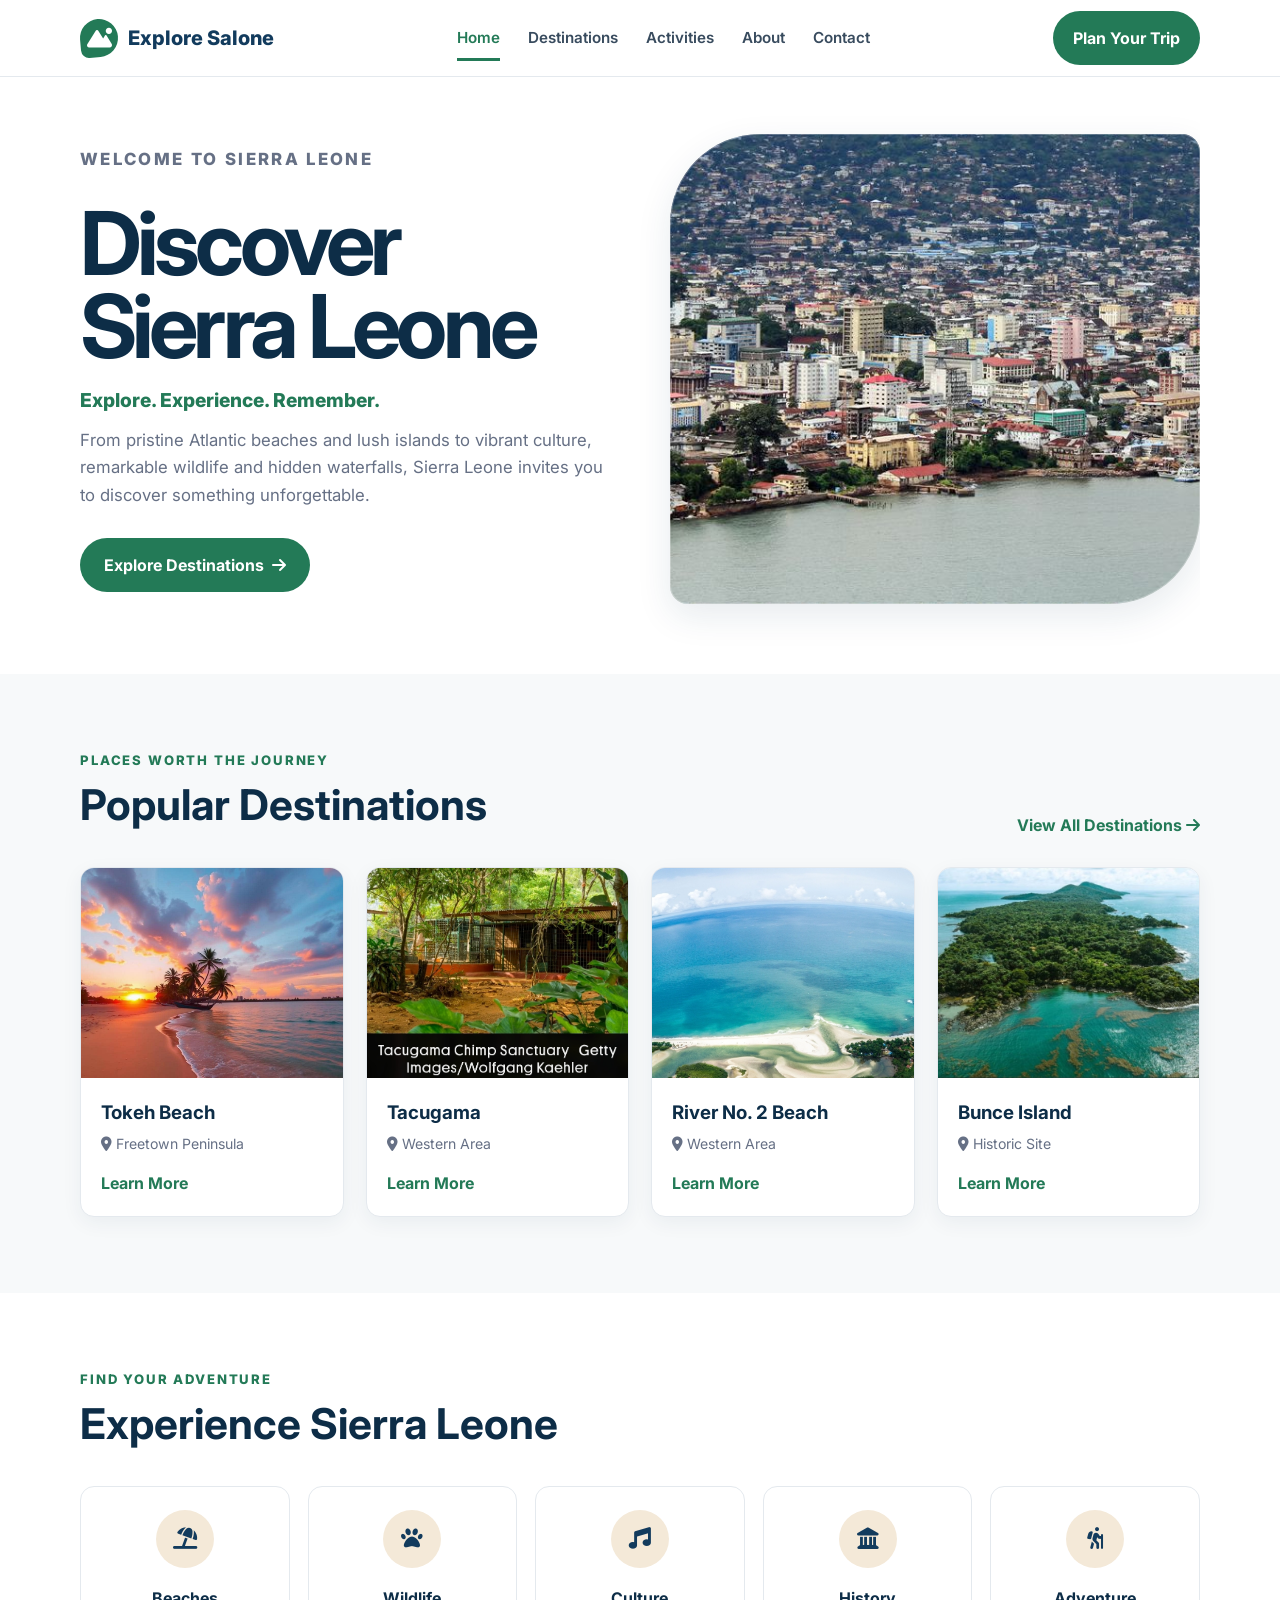
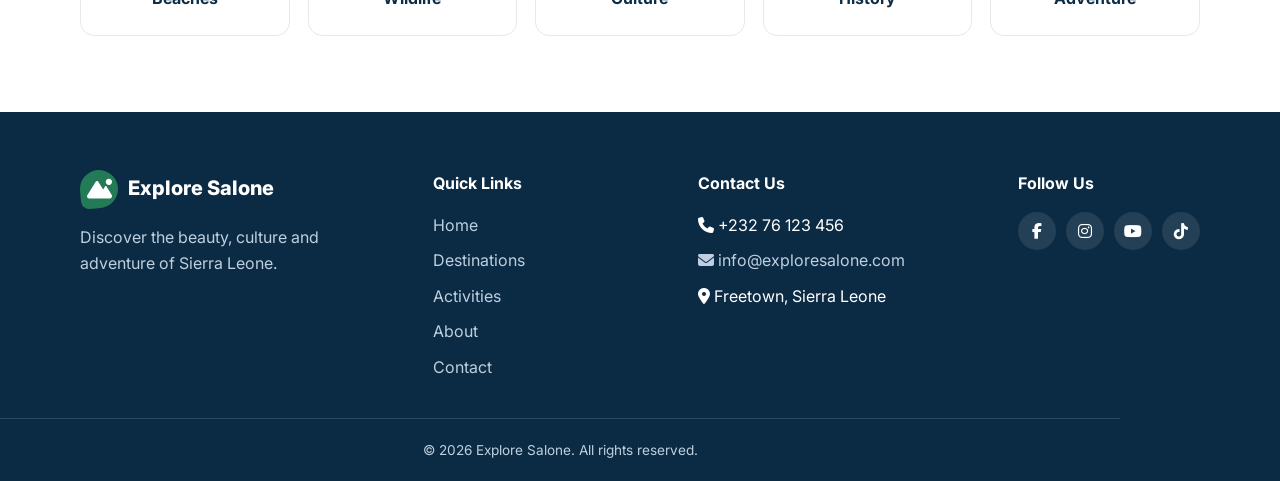
<file: index.html>
<!doctype html>
<html lang="en">
<head>
  <meta charset="utf-8">
  <meta name="viewport" content="width=device-width, initial-scale=1">
  <title>Explore Salone | Discover Sierra Leone</title>
  <meta name="description" content="Discover Sierra Leone's beaches, islands, wildlife, culture and adventure with Explore Salone.">
  <link rel="stylesheet" href="https://cdnjs.cloudflare.com/ajax/libs/font-awesome/6.5.2/css/all.min.css">
  <link rel="stylesheet" href="css/style.css">
  <script src="js/script.js" defer></script>
</head>
<body>
  <header class="site-header">
    <nav class="navbar container" aria-label="Main navigation">
      <a class="logo" href="index.html" aria-label="Explore Salone home"><span class="logo-mark"><i class="fa-solid fa-mountain-sun"></i></span>Explore Salone</a>
      <button class="menu-toggle" type="button" aria-expanded="false" aria-controls="primary-navigation" aria-label="Open navigation menu"><i class="fa-solid fa-bars"></i></button>
      <div class="nav-links" id="primary-navigation">
        <a class="nav-link" href="index.html">Home</a>
        <a class="nav-link" href="destinations.html">Destinations</a>
        <a class="nav-link" href="activities.html">Activities</a>
        <a class="nav-link" href="about.html">About</a>
        <a class="nav-link" href="contact.html">Contact</a>
      </div>
      <a class="btn btn-primary nav-cta" href="contact.html">Plan Your Trip</a>
    </nav>
  </header>

  <main>
    <section class="hero container">
      <div class="hero-copy reveal">
        <p class="eyebrow">Welcome to Sierra Leone</p>
        <h1>Discover Sierra Leone</h1>
        <p class="hero-tagline">Explore. Experience. Remember.</p>
        <p>From pristine Atlantic beaches and lush islands to vibrant culture, remarkable wildlife and hidden waterfalls, Sierra Leone invites you to discover something unforgettable.</p>
        <a class="btn btn-primary" href="destinations.html">Explore Destinations <i class="fa-solid fa-arrow-right"></i></a>
      </div>
      <div class="hero-image reveal">
        <img src="images/PM.jpeg" alt="Activity image">
      </div>
    </section>

    <section class="section section-soft" aria-labelledby="popular-heading">
      <div class="container">
        <div class="section-heading-row reveal">
          <div><p class="eyebrow">Places worth the journey</p><h2 class="section-title" id="popular-heading">Popular Destinations</h2></div>
          <a class="text-link" href="destinations.html">View All Destinations <i class="fa-solid fa-arrow-right"></i></a>
        </div>
        <div class="card-grid">
          <article class="destination-card reveal"><div class="destination-card-image"><img src="images/Toh.jpeg" alt="Activity image"></div><div class="card-body"><h3>Tokeh Beach</h3><p class="card-location"><i class="fa-solid fa-location-dot"></i> Freetown Peninsula</p><a class="text-link" href="destinations.html#tokeh">Learn More</a></div></article>
          <article class="destination-card reveal"><div class="destination-card-image"><img src="images/y.jpeg" alt="Activity image"></div><div class="card-body"><h3>Tacugama</h3><p class="card-location"><i class="fa-solid fa-location-dot"></i> Western Area</p><a class="text-link" href="destinations.html#bureh">Learn More</a></div></article>
          <article class="destination-card reveal"><div class="destination-card-image"><img src="images/n.jpeg" alt="Activity image"></div><div class="card-body"><h3>River No. 2 Beach</h3><p class="card-location"><i class="fa-solid fa-location-dot"></i> Western Area</p><a class="text-link" href="destinations.html#river-two">Learn More</a></div></article>
          <article class="destination-card reveal"><div class="destination-card-image"><img src="images/r.jpeg" alt="Activity image"></div><div class="card-body"><h3>Bunce Island</h3><p class="card-location"><i class="fa-solid fa-location-dot"></i> Historic Site</p><a class="text-link" href="destinations.html#bunce">Learn More</a></div></article>
        </div>
      </div>
    </section>

    <section class="section" aria-labelledby="experience-heading">
      <div class="container">
        <div class="section-heading-row reveal"><div><p class="eyebrow">Find your adventure</p><h2 class="section-title" id="experience-heading">Experience Sierra Leone</h2></div></div>
        <div class="experience-grid">
          <a class="experience-item reveal" href="activities.html"><span class="experience-icon"><i class="fa-solid fa-umbrella-beach"></i></span><strong>Beaches</strong></a>
          <a class="experience-item reveal" href="activities.html"><span class="experience-icon"><i class="fa-solid fa-paw"></i></span><strong>Wildlife</strong></a>
          <a class="experience-item reveal" href="activities.html"><span class="experience-icon"><i class="fa-solid fa-music"></i></span><strong>Culture</strong></a>
          <a class="experience-item reveal" href="activities.html"><span class="experience-icon"><i class="fa-solid fa-landmark"></i></span><strong>History</strong></a>
          <a class="experience-item reveal" href="activities.html"><span class="experience-icon"><i class="fa-solid fa-person-hiking"></i></span><strong>Adventure</strong></a>
        </div>
      </div>
    </section>
  </main>

  <footer class="site-footer">
    <div class="container footer-grid">
      <div class="footer-column"><a class="logo" href="index.html" style="color:white"><span class="logo-mark"><i class="fa-solid fa-mountain-sun"></i></span>Explore Salone</a><p>Discover the beauty, culture and adventure of Sierra Leone.</p></div>
      <div class="footer-column"><h3>Quick Links</h3><div class="footer-links"><a href="index.html">Home</a><a href="destinations.html">Destinations</a><a href="activities.html">Activities</a><a href="about.html">About</a><a href="contact.html">Contact</a></div></div>
      <div class="footer-column"><h3>Contact Us</h3><div class="footer-links"><span><i class="fa-solid fa-phone"></i> +232 76 123 456</span><a href="mailto:info@exploresalone.com"><i class="fa-solid fa-envelope"></i> info@exploresalone.com</a><span><i class="fa-solid fa-location-dot"></i> Freetown, Sierra Leone</span></div></div>
      <div class="footer-column"><h3>Follow Us</h3><div class="social-links"><a href="#" aria-label="Facebook"><i class="fa-brands fa-facebook-f"></i></a><a href="#" aria-label="Instagram"><i class="fa-brands fa-instagram"></i></a><a href="#" aria-label="YouTube"><i class="fa-brands fa-youtube"></i></a><a href="#" aria-label="TikTok"><i class="fa-brands fa-tiktok"></i></a></div></div>
    </div>
    <p class="copyright container">© 2026 Explore Salone. All rights reserved.</p>
  </footer>
</body>
</html>
</file>
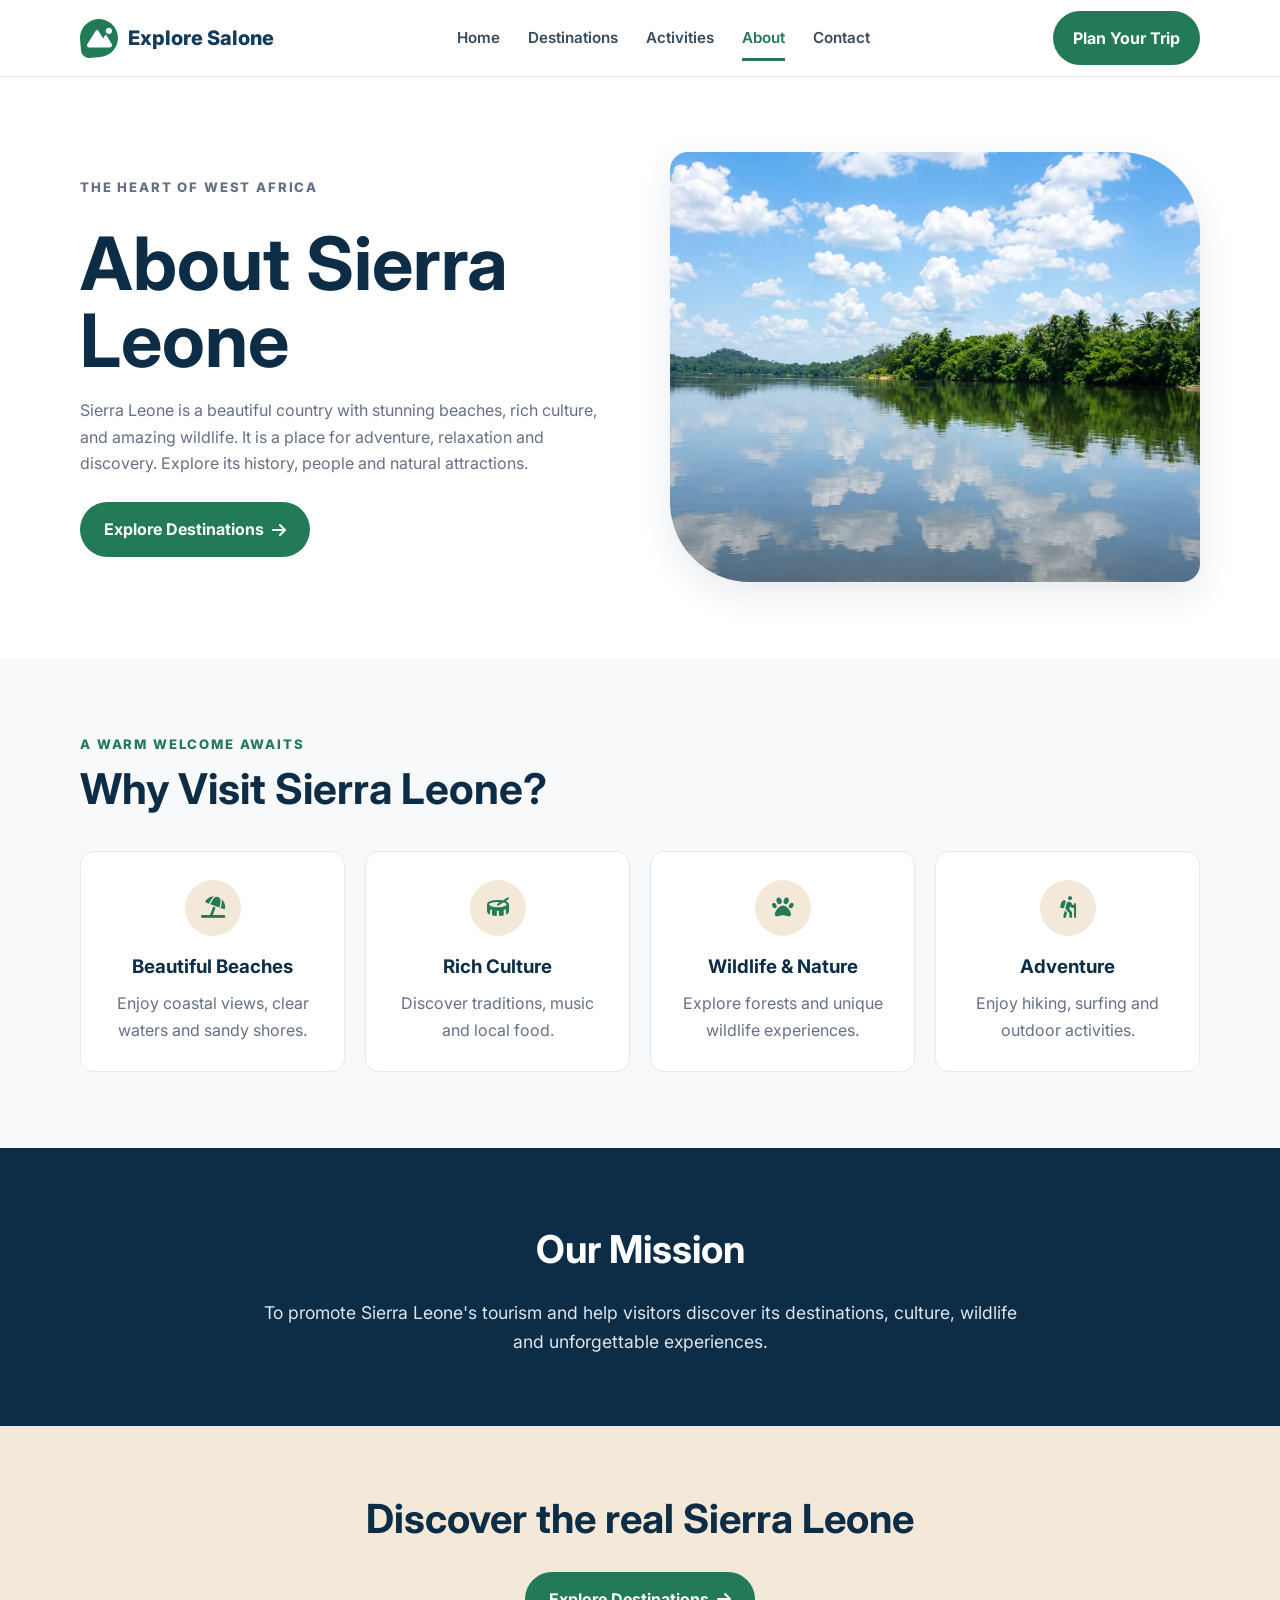
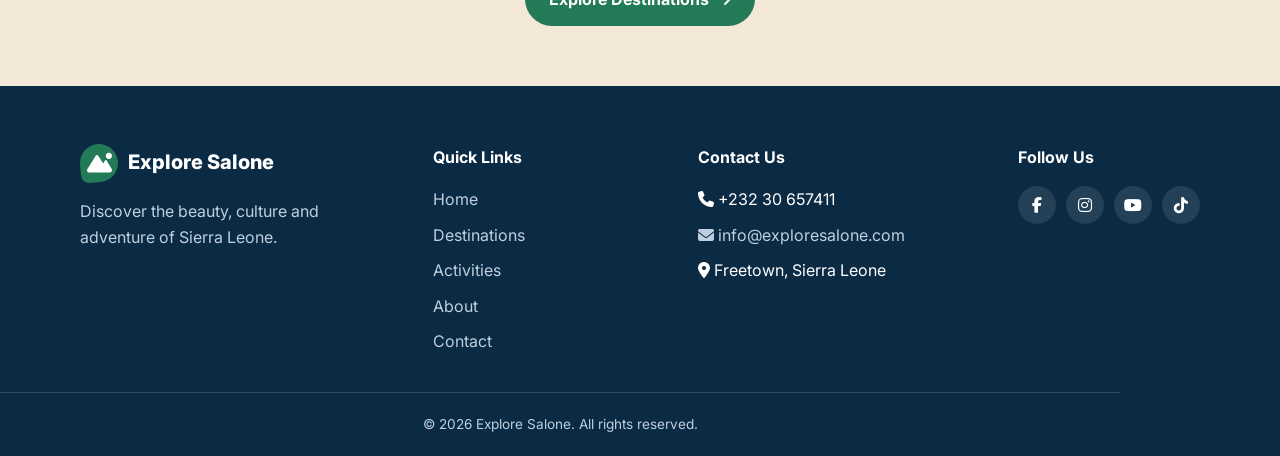
<file: about.html>
<!doctype html>
<html lang="en">
<head>
  <meta charset="utf-8"><meta name="viewport" content="width=device-width, initial-scale=1">
  <title>About Sierra Leone | Explore Salone</title>
  <meta name="description" content="Learn about Sierra Leone's beaches, culture, wildlife, history and natural adventures.">
  <link rel="stylesheet" href="https://cdnjs.cloudflare.com/ajax/libs/font-awesome/6.5.2/css/all.min.css">
  <link rel="stylesheet" href="css/style.css"><script src="js/script.js" defer></script>
</head>
<body>
  <header class="site-header"><nav class="navbar container" aria-label="Main navigation">
    <a class="logo" href="index.html"><span class="logo-mark"><i class="fa-solid fa-mountain-sun"></i></span>Explore Salone</a>
    <button class="menu-toggle" type="button" aria-expanded="false" aria-controls="primary-navigation" aria-label="Open navigation menu"><i class="fa-solid fa-bars"></i></button>
    <div class="nav-links" id="primary-navigation"><a class="nav-link" href="index.html">Home</a><a class="nav-link" href="destinations.html">Destinations</a><a class="nav-link" href="activities.html">Activities</a><a class="nav-link" href="about.html">About</a><a class="nav-link" href="contact.html">Contact</a></div>
    <a class="btn btn-primary nav-cta" href="contact.html">Plan Your Trip</a>
  </nav></header>
  <main>
    <section class="section"><div class="container split-section">
      <div class="split-copy reveal"><p class="eyebrow">The heart of West Africa</p><h1>About Sierra Leone</h1><p>Sierra Leone is a beautiful country with stunning beaches, rich culture, and amazing wildlife. It is a place for adventure, relaxation and discovery. Explore its history, people and natural attractions.</p><a class="btn btn-primary" href="destinations.html">Explore Destinations <i class="fa-solid fa-arrow-right"></i></a></div>
      <div class="split-image reveal"><img src="images/t.jpeg" alt="Activity image"></div>
    </div></section>
    <section class="section section-soft"><div class="container">
      <div class="section-heading-row reveal"><div><p class="eyebrow">A warm welcome awaits</p><h2 class="section-title">Why Visit Sierra Leone?</h2></div></div>
      <div class="benefit-grid">
        <article class="benefit-card reveal"><i class="fa-solid fa-umbrella-beach"></i><h3>Beautiful Beaches</h3><p>Enjoy coastal views, clear waters and sandy shores.</p></article>
        <article class="benefit-card reveal"><i class="fa-solid fa-drum"></i><h3>Rich Culture</h3><p>Discover traditions, music and local food.</p></article>
        <article class="benefit-card reveal"><i class="fa-solid fa-paw"></i><h3>Wildlife &amp; Nature</h3><p>Explore forests and unique wildlife experiences.</p></article>
        <article class="benefit-card reveal"><i class="fa-solid fa-person-hiking"></i><h3>Adventure</h3><p>Enjoy hiking, surfing and outdoor activities.</p></article>
      </div>
    </div></section>
    <section class="mission reveal"><div class="container"><h2>Our Mission</h2><p>To promote Sierra Leone's tourism and help visitors discover its destinations, culture, wildlife and unforgettable experiences.</p></div></section>
    <section class="final-cta reveal"><h2>Discover the real Sierra Leone</h2><a class="btn btn-primary" href="destinations.html">Explore Destinations <i class="fa-solid fa-arrow-right"></i></a></section>
  </main>
  <footer class="site-footer"><div class="container footer-grid">
    <div class="footer-column"><a class="logo" href="index.html" style="color:white"><span class="logo-mark"><i class="fa-solid fa-mountain-sun"></i></span>Explore Salone</a><p>Discover the beauty, culture and adventure of Sierra Leone.</p></div>
    <div class="footer-column"><h3>Quick Links</h3><div class="footer-links"><a href="index.html">Home</a><a href="destinations.html">Destinations</a><a href="activities.html">Activities</a><a href="about.html">About</a><a href="contact.html">Contact</a></div></div>
    <div class="footer-column"><h3>Contact Us</h3><div class="footer-links"><span><i class="fa-solid fa-phone"></i> +232 30 657411</span><a href="mailto:info@exploresalone.com"><i class="fa-solid fa-envelope"></i> info@exploresalone.com</a><span><i class="fa-solid fa-location-dot"></i> Freetown, Sierra Leone</span></div></div>
    <div class="footer-column"><h3>Follow Us</h3><div class="social-links"><a href="#" aria-label="Facebook"><i class="fa-brands fa-facebook-f"></i></a><a href="#" aria-label="Instagram"><i class="fa-brands fa-instagram"></i></a><a href="#" aria-label="YouTube"><i class="fa-brands fa-youtube"></i></a><a href="#" aria-label="TikTok"><i class="fa-brands fa-tiktok"></i></a></div></div>
  </div><p class="copyright container">© 2026 Explore Salone. All rights reserved.</p></footer>
</body>
</html>
</file>
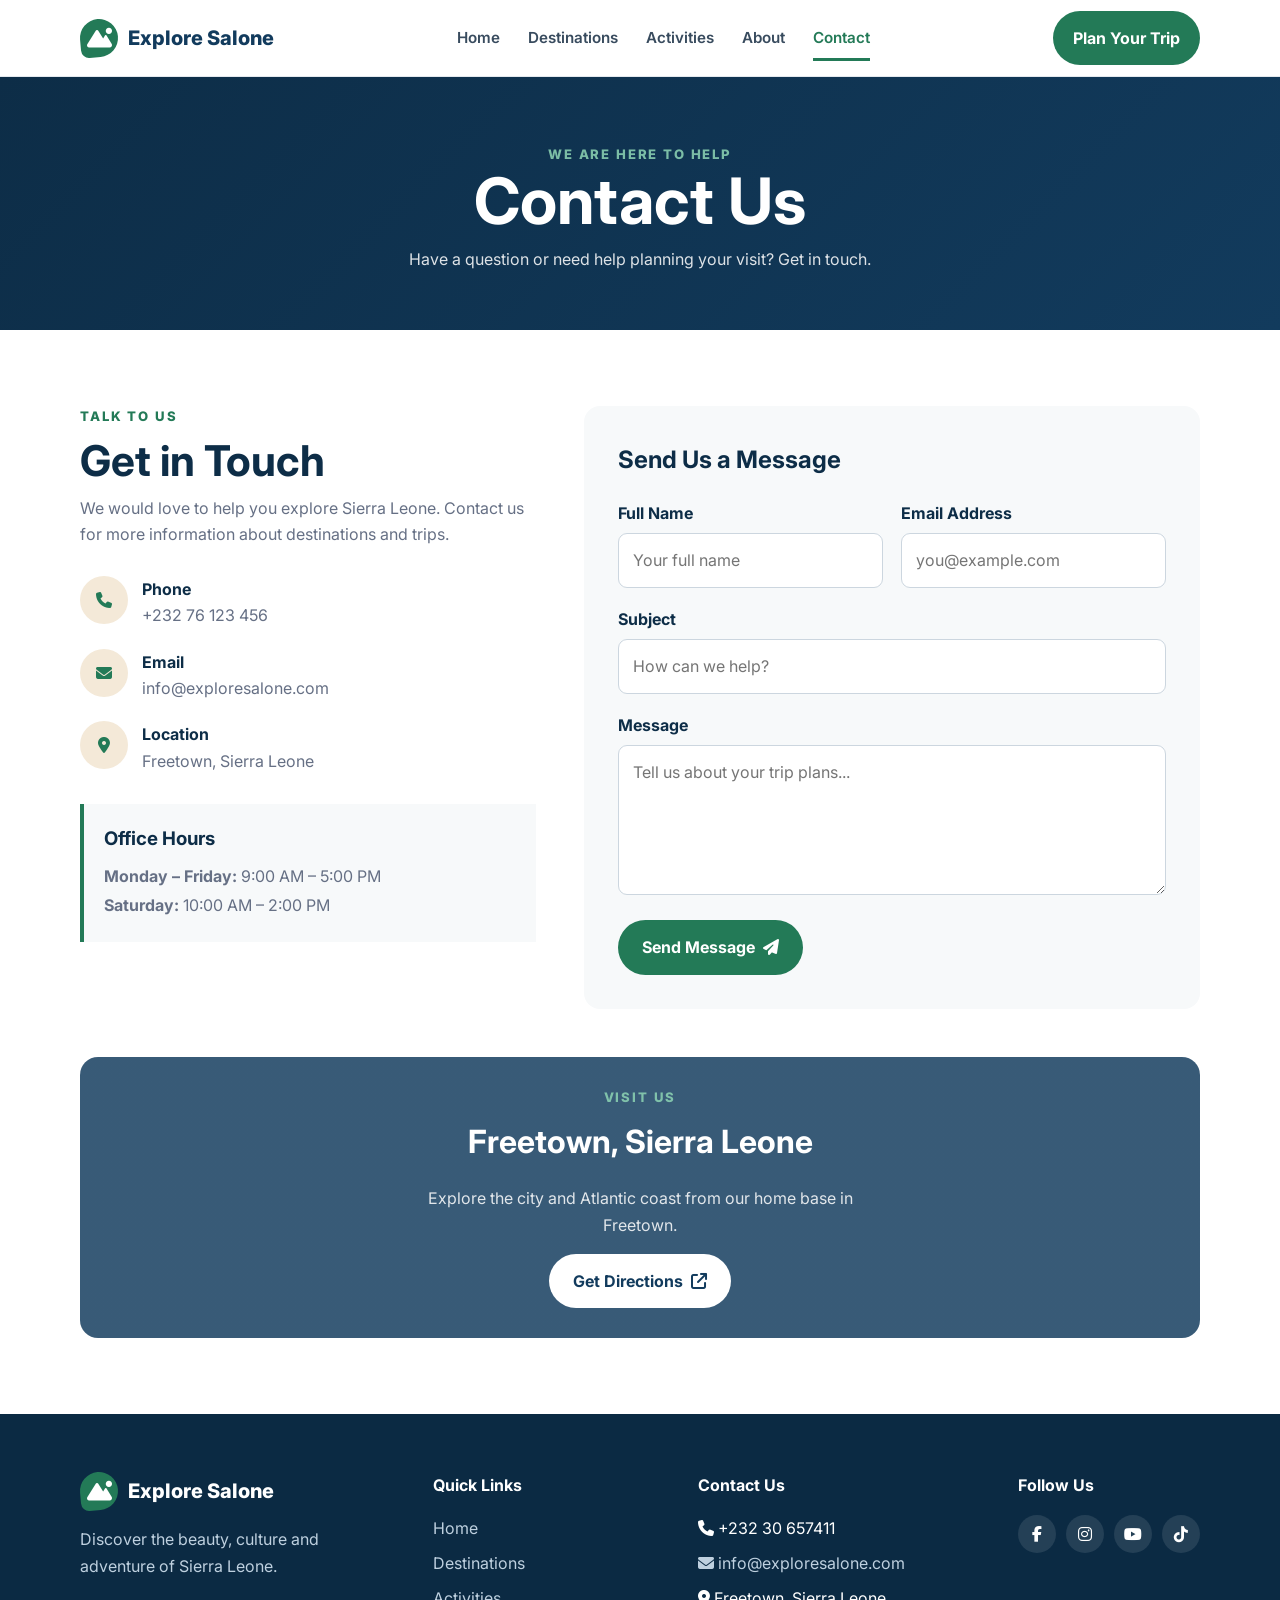
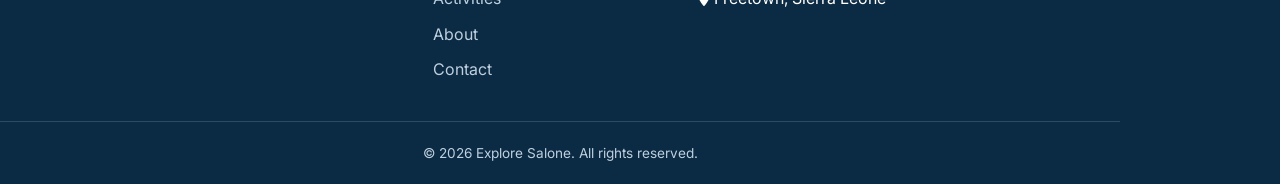
<file: contact.html>
<!doctype html>
<html lang="en">
<head>
  <meta charset="utf-8"><meta name="viewport" content="width=device-width, initial-scale=1">
  <title>Contact Us | Explore Salone</title>
  <meta name="description" content="Contact Explore Salone for information and help planning your visit to Sierra Leone.">
  <link rel="stylesheet" href="https://cdnjs.cloudflare.com/ajax/libs/font-awesome/6.5.2/css/all.min.css">
  <link rel="stylesheet" href="css/style.css"><script src="js/script.js" defer></script>
</head>
<body>
  <header class="site-header"><nav class="navbar container" aria-label="Main navigation">
    <a class="logo" href="index.html"><span class="logo-mark"><i class="fa-solid fa-mountain-sun"></i></span>Explore Salone</a>
    <button class="menu-toggle" type="button" aria-expanded="false" aria-controls="primary-navigation" aria-label="Open navigation menu"><i class="fa-solid fa-bars"></i></button>
    <div class="nav-links" id="primary-navigation"><a class="nav-link" href="index.html">Home</a><a class="nav-link" href="destinations.html">Destinations</a><a class="nav-link" href="activities.html">Activities</a><a class="nav-link" href="about.html">About</a><a class="nav-link" href="contact.html">Contact</a></div>
    <a class="btn btn-primary nav-cta" href="contact.html">Plan Your Trip</a>
  </nav></header>
  <main>
    <section class="page-header"><div class="container"><p class="eyebrow" style="color:#8dd4b4">We are here to help</p><h1>Contact Us</h1><p>Have a question or need help planning your visit? Get in touch.</p></div></section>
    <section class="section"><div class="container">
      <div class="contact-layout">
        <div class="reveal"><p class="eyebrow">Talk to us</p><h2 class="section-title">Get in Touch</h2><p class="section-intro">We would love to help you explore Sierra Leone. Contact us for more information about destinations and trips.</p>
          <div class="contact-details">
            <div class="contact-item"><i class="fa-solid fa-phone"></i><div><strong>Phone</strong><a href="tel:+23276123456">+232 76 123 456</a></div></div>
            <div class="contact-item"><i class="fa-solid fa-envelope"></i><div><strong>Email</strong><a href="mailto:info@exploresalone.com">info@exploresalone.com</a></div></div>
            <div class="contact-item"><i class="fa-solid fa-location-dot"></i><div><strong>Location</strong><span>Freetown, Sierra Leone</span></div></div>
          </div>
          <div class="office-hours"><h3>Office Hours</h3><p><strong>Monday – Friday:</strong> 9:00 AM – 5:00 PM</p><p><strong>Saturday:</strong> 10:00 AM – 2:00 PM</p></div>
        </div>
        <div class="contact-form-wrap reveal"><h2>Send Us a Message</h2>
          <form id="contact-form" novalidate>
            <div class="form-grid">
              <div class="form-field"><label for="full-name">Full Name</label><input id="full-name" name="fullName" type="text" placeholder="Your full name" required></div>
              <div class="form-field"><label for="email">Email Address</label><input id="email" name="email" type="email" placeholder="you@example.com" required></div>
              <div class="form-field full"><label for="subject">Subject</label><input id="subject" name="subject" type="text" placeholder="How can we help?" required></div>
              <div class="form-field full"><label for="message">Message</label><textarea id="message" name="message" placeholder="Tell us about your trip plans..." required></textarea></div>
              <div class="form-field full"><button class="btn btn-primary" type="submit">Send Message <i class="fa-solid fa-paper-plane"></i></button><div class="form-success" id="form-success" role="status"></div></div>
            </div>
          </form>
        </div>
      </div>
      <section class="location-panel reveal" aria-labelledby="location-heading"><div class="location-content"><p class="eyebrow" style="color:#8dd4b4">Visit us</p><h2 id="location-heading">Freetown, Sierra Leone</h2><p>Explore the city and Atlantic coast from our home base in Freetown.</p><a class="btn btn-light" target="_blank" rel="noopener" href="https://www.google.com/maps/search/?api=1&amp;query=Freetown%2C%20Sierra%20Leone">Get Directions <i class="fa-solid fa-arrow-up-right-from-square"></i></a></div></section>
    </div></section>
  </main>
  <footer class="site-footer"><div class="container footer-grid">
    <div class="footer-column"><a class="logo" href="index.html" style="color:white"><span class="logo-mark"><i class="fa-solid fa-mountain-sun"></i></span>Explore Salone</a><p>Discover the beauty, culture and adventure of Sierra Leone.</p></div>
    <div class="footer-column"><h3>Quick Links</h3><div class="footer-links"><a href="index.html">Home</a><a href="destinations.html">Destinations</a><a href="activities.html">Activities</a><a href="about.html">About</a><a href="contact.html">Contact</a></div></div>
    <div class="footer-column"><h3>Contact Us</h3><div class="footer-links"><span><i class="fa-solid fa-phone"></i> +232 30 657411</span><a href="mailto:info@exploresalone.com"><i class="fa-solid fa-envelope"></i> info@exploresalone.com</a><span><i class="fa-solid fa-location-dot"></i> Freetown, Sierra Leone</span></div></div>
    <div class="footer-column"><h3>Follow Us</h3><div class="social-links"><a href="#" aria-label="Facebook"><i class="fa-brands fa-facebook-f"></i></a><a href="#" aria-label="Instagram"><i class="fa-brands fa-instagram"></i></a><a href="#" aria-label="YouTube"><i class="fa-brands fa-youtube"></i></a><a href="#" aria-label="TikTok"><i class="fa-brands fa-tiktok"></i></a></div></div>
  </div><p class="copyright container">© 2026 Explore Salone. All rights reserved.</p></footer>
</body>
</html>
</file>
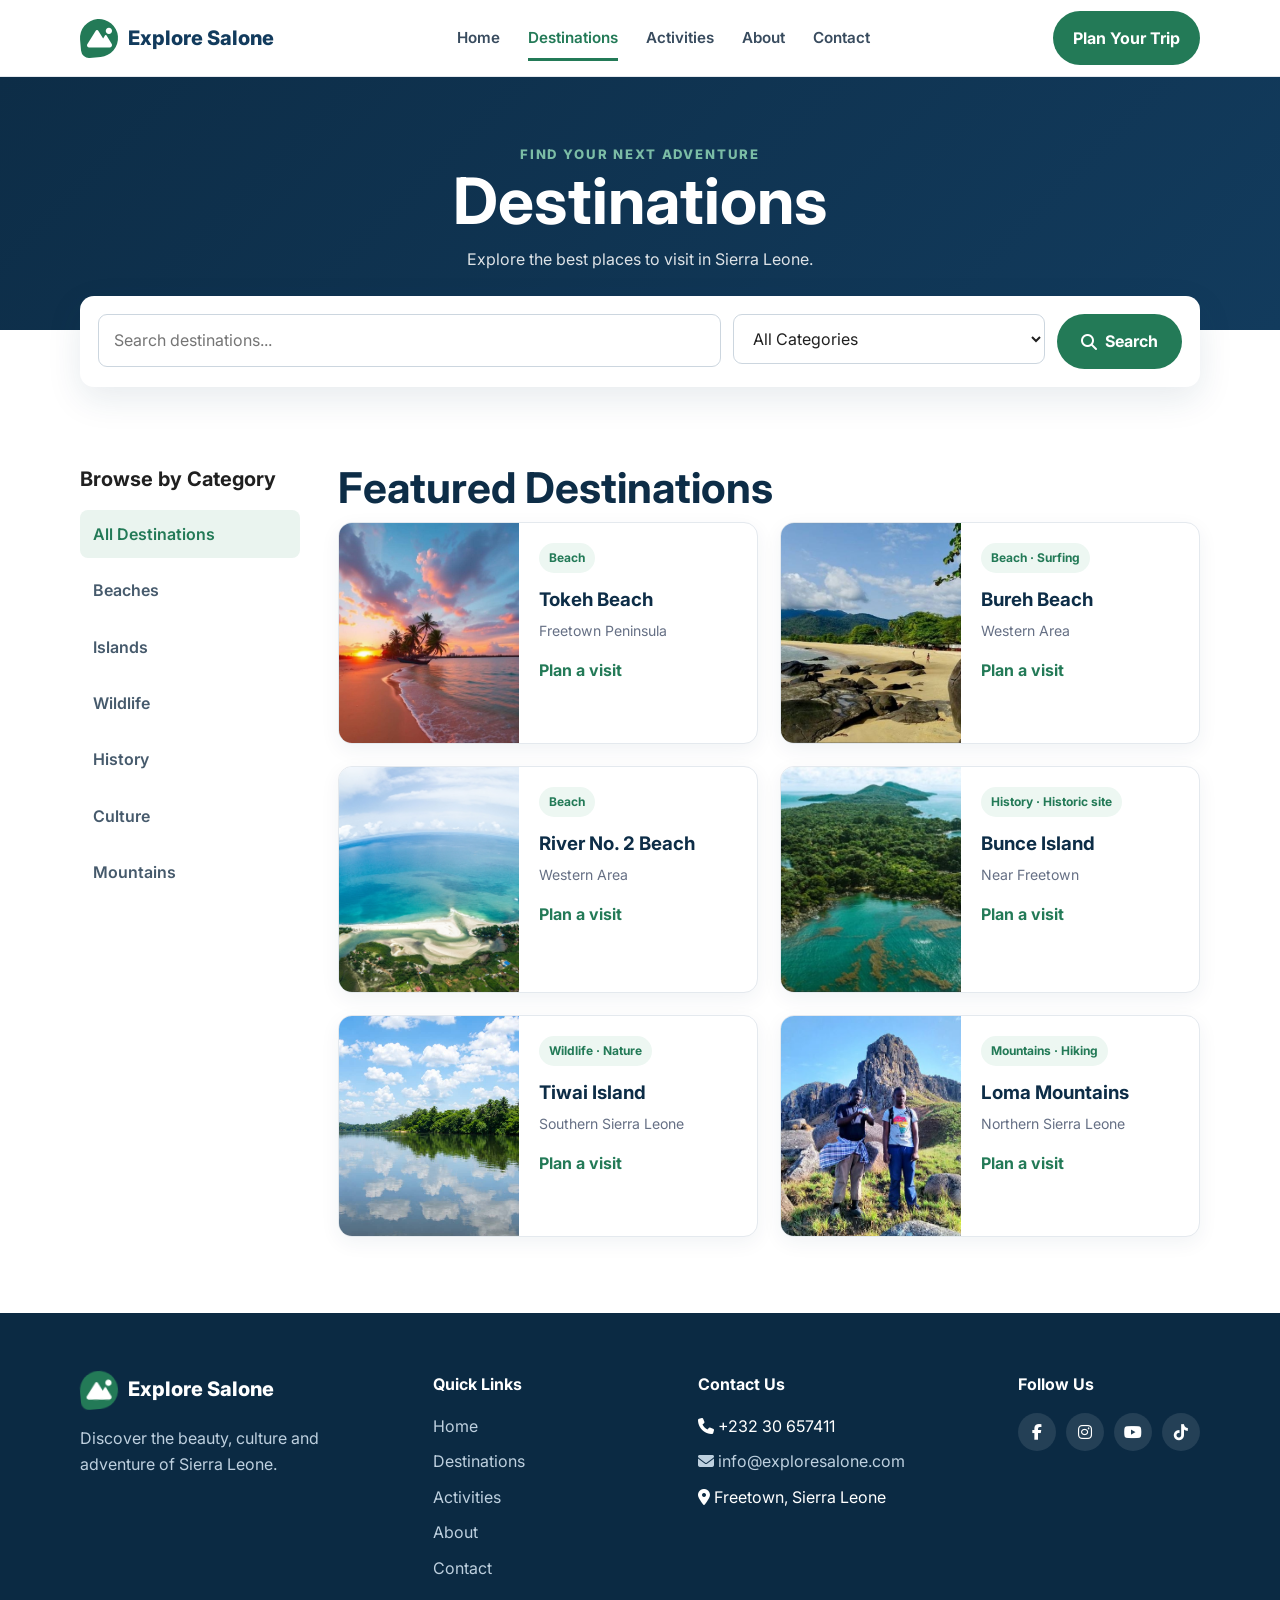
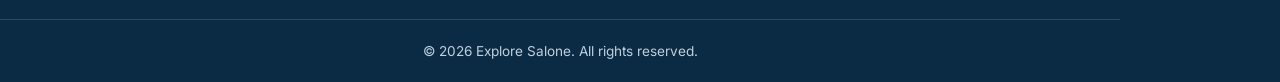
<file: destinations.html>
<!doctype html>
<html lang="en">
<head>
  <meta charset="utf-8">
  <meta name="viewport" content="width=device-width, initial-scale=1">
  <title>Destinations | Explore Salone</title>
  <meta name="description" content="Search and explore beaches, islands, wildlife, history, culture and mountains in Sierra Leone.">
  <link rel="stylesheet" href="https://cdnjs.cloudflare.com/ajax/libs/font-awesome/6.5.2/css/all.min.css">
  <link rel="stylesheet" href="css/style.css">
  <script src="js/script.js" defer></script>
</head>
<body>
  <header class="site-header">
    <nav class="navbar container" aria-label="Main navigation">
      <a class="logo" href="index.html" aria-label="Explore Salone home"><span class="logo-mark"><i class="fa-solid fa-mountain-sun"></i></span>Explore Salone</a>
      <button class="menu-toggle" type="button" aria-expanded="false" aria-controls="primary-navigation" aria-label="Open navigation menu"><i class="fa-solid fa-bars"></i></button>
      <div class="nav-links" id="primary-navigation"><a class="nav-link" href="index.html">Home</a><a class="nav-link" href="destinations.html">Destinations</a><a class="nav-link" href="activities.html">Activities</a><a class="nav-link" href="about.html">About</a><a class="nav-link" href="contact.html">Contact</a></div>
      <a class="btn btn-primary nav-cta" href="contact.html">Plan Your Trip</a>
    </nav>
  </header>
  <main>
    <section class="page-header"><div class="container"><p class="eyebrow" style="color:#8dd4b4">Find your next adventure</p><h1>Destinations</h1><p>Explore the best places to visit in Sierra Leone.</p></div></section>
    <div class="container">
      <form class="search-panel" id="destination-search-form" role="search">
        <div class="field"><label class="sr-only" for="destination-search">Search destinations</label><input id="destination-search" type="search" placeholder="Search destinations..."></div>
        <div class="field"><label class="sr-only" for="category-select">Filter by category</label><select id="category-select"><option value="all">All Categories</option><option value="beaches">Beaches</option><option value="islands">Islands</option><option value="wildlife">Wildlife</option><option value="history">History</option><option value="culture">Culture</option><option value="mountains">Mountains</option></select></div>
        <button class="btn btn-primary" type="submit"><i class="fa-solid fa-magnifying-glass"></i> Search</button>
      </form>
    </div>
    <section class="section">
      <div class="container destination-layout">
        <aside class="filter-sidebar" aria-label="Destination categories">
          <h2>Browse by Category</h2>
          <div class="category-list">
            <button class="category-filter active" type="button" data-category="all">All Destinations</button><button class="category-filter" type="button" data-category="beaches">Beaches</button><button class="category-filter" type="button" data-category="islands">Islands</button><button class="category-filter" type="button" data-category="wildlife">Wildlife</button><button class="category-filter" type="button" data-category="history">History</button><button class="category-filter" type="button" data-category="culture">Culture</button><button class="category-filter" type="button" data-category="mountains">Mountains</button>
          </div>
        </aside>
        <div>
          <h2 class="section-title">Featured Destinations</h2>
          <div class="destination-results-grid" id="destination-results">
            <article class="destination-card reveal" id="tokeh" data-name="Tokeh Beach" data-location="Freetown Peninsula" data-category="Beach Beaches"><div class="destination-card-image"><img src="images/Toh.jpeg" alt="Activity image" alt="Tokeh Beach with white sand and palms"></div><div class="card-body"><span class="category-pill">Beach</span><h3>Tokeh Beach</h3><p class="card-location">Freetown Peninsula</p><a class="text-link" href="contact.html">Plan a visit</a></div></article>
            <article class="destination-card reveal" id="bureh" data-name="Bureh Beach" data-location="Western Area" data-category="Beach Beaches"><div class="destination-card-image"><img src="images/aa.jpeg" alt="Activity image" alt="Bureh Beach surf and golden shoreline"></div><div class="card-body"><span class="category-pill">Beach · Surfing</span><h3>Bureh Beach</h3><p class="card-location">Western Area</p><a class="text-link" href="contact.html">Plan a visit</a></div></article>
            <article class="destination-card reveal" id="river-two" data-name="River No. 2 Beach" data-location="Western Area" data-category="Beach Beaches Culture"><div class="destination-card-image"><img src="images/n.jpeg" alt="Activity image" alt="River Number Two Beach and its lush coastal backdrop"></div><div class="card-body"><span class="category-pill">Beach</span><h3>River No. 2 Beach</h3><p class="card-location">Western Area</p><a class="text-link" href="contact.html">Plan a visit</a></div></article>
            <article class="destination-card reveal" id="bunce" data-name="Bunce Island" data-location="Near Freetown" data-category="History Historic"><div class="destination-card-image"><img src="images/r.jpeg" alt="Activity image" alt="Tropical island landscape at Bunce Island"></div><div class="card-body"><span class="category-pill">History · Historic site</span><h3>Bunce Island</h3><p class="card-location">Near Freetown</p><a class="text-link" href="contact.html">Plan a visit</a></div></article>
            <article class="destination-card reveal" data-name="Tiwai Island" data-location="Southern Sierra Leone" data-category="Wildlife Islands Nature"><div class="destination-card-image"><img src="images/t.jpeg" alt="Activity image" alt="Green forest habitat on Tiwai Island"></div><div class="card-body"><span class="category-pill">Wildlife · Nature</span><h3>Tiwai Island</h3><p class="card-location">Southern Sierra Leone</p><a class="text-link" href="contact.html">Plan a visit</a></div></article>
            <article class="destination-card reveal" data-name="Loma Mountains" data-location="Northern Sierra Leone" data-category="Mountains Hiking"><div class="destination-card-image"><img src="images/M.jpeg" alt="Activity image" alt="Mountain ridge"></div><div class="card-body"><span class="category-pill">Mountains · Hiking</span><h3>Loma Mountains</h3><p class="card-location">Northern Sierra Leone</p><a class="text-link" href="contact.html">Plan a visit</a></div></article>
            <div class="empty-state hidden" id="empty-state">No destinations found. Try another search.</div>
          </div>
        </div>
      </div>
    </section>
  </main>
  <footer class="site-footer">
    <div class="container footer-grid">
      <div class="footer-column"><a class="logo" href="index.html" style="color:white"><span class="logo-mark"><i class="fa-solid fa-mountain-sun"></i></span>Explore Salone</a><p>Discover the beauty, culture and adventure of Sierra Leone.</p></div>
      <div class="footer-column"><h3>Quick Links</h3><div class="footer-links"><a href="index.html">Home</a><a href="destinations.html">Destinations</a><a href="activities.html">Activities</a><a href="about.html">About</a><a href="contact.html">Contact</a></div></div>
      <div class="footer-column"><h3>Contact Us</h3><div class="footer-links"><span><i class="fa-solid fa-phone"></i> +232 30 657411</span><a href="mailto:info@exploresalone.com"><i class="fa-solid fa-envelope"></i> info@exploresalone.com</a><span><i class="fa-solid fa-location-dot"></i> Freetown, Sierra Leone</span></div></div>
      <div class="footer-column"><h3>Follow Us</h3><div class="social-links"><a href="#" aria-label="Facebook"><i class="fa-brands fa-facebook-f"></i></a><a href="#" aria-label="Instagram"><i class="fa-brands fa-instagram"></i></a><a href="#" aria-label="YouTube"><i class="fa-brands fa-youtube"></i></a><a href="#" aria-label="TikTok"><i class="fa-brands fa-tiktok"></i></a></div></div>
    </div><p class="copyright container">© 2026 Explore Salone. All rights reserved.</p>
  </footer>
</body>
</html>
</file>
<file: css/style.css>
@import url('https://fonts.googleapis.com/css2?family=Inter:wght@400;500;600;700;800&display=swap');

:root {
  --blue: #123b5d;
  --blue-dark: #0d2d47;
  --green: #237a57;
  --sand: #f4e9d8;
  --white: #fff;
  --text: #202020;
  --muted: #667085;
  --light: #f7f9fa;
  --border: #e4e9ee;
  --shadow: 0 12px 35px rgba(18, 59, 93, 0.1);
}

* { box-sizing: border-box; }
html { scroll-behavior: smooth; overflow-x: clip; }
body {
  margin: 0;
  color: var(--text);
  font-family: "Inter", sans-serif;
  line-height: 1.65;
  background: var(--white);
  overflow-x: clip;
}
img { display: block; width: 100%; height: 100%; object-fit: cover; }
a { color: inherit; text-decoration: none; }
button, input, select, textarea { font: inherit; }
button { cursor: pointer; }
.container { width: min(1120px, calc(100% - 40px)); margin-inline: auto; }
.section { padding: 76px 0; }
.section-soft { background: var(--light); }
.section-title { margin: 0 0 8px; color: var(--blue-dark); font-size: clamp(1.9rem, 4vw, 2.65rem); line-height: 1.2; }
.section-intro { margin: 0; color: var(--muted); }
.section-heading-row { display: flex; align-items: end; justify-content: space-between; gap: 20px; margin-bottom: 28px; }
.text-link { color: var(--green); font-weight: 700; }
.text-link:hover { text-decoration: underline; }
.eyebrow { margin: 0 0 8px; color: var(--green); font-size: .82rem; font-weight: 800; letter-spacing: .14em; text-transform: uppercase; }
.sr-only { position: absolute; width: 1px; height: 1px; padding: 0; margin: -1px; overflow: hidden; clip: rect(0,0,0,0); white-space: nowrap; border: 0; }
:focus-visible { outline: 3px solid #f0b44d; outline-offset: 3px; }

.site-header { position: sticky; top: 0; z-index: 100; background: rgba(255,255,255,.97); box-shadow: 0 1px 0 var(--border); }
.navbar { min-height: 76px; display: flex; align-items: center; gap: 28px; }
.logo { display: inline-flex; align-items: center; gap: 10px; color: var(--blue); font-size: 1.25rem; font-weight: 800; white-space: nowrap; }
.logo-mark { width: 38px; height: 38px; display: grid; place-items: center; border-radius: 50% 50% 50% 8px; color: white; background: var(--green); transform: rotate(-5deg); }
.logo-mark i { transform: rotate(5deg); }
.nav-links { flex: 1; display: flex; justify-content: center; gap: 28px; }
.nav-link { position: relative; color: #384b5e; font-size: .95rem; font-weight: 600; }
.nav-link::after { content: ""; position: absolute; left: 0; right: 100%; bottom: -10px; height: 3px; background: var(--green); transition: right .2s ease; }
.nav-link:hover::after, .nav-link.active::after { right: 0; }
.nav-link.active { color: var(--green); }
.menu-toggle { display: none; width: 44px; height: 44px; border: 1px solid var(--border); border-radius: 10px; background: white; color: var(--blue); }

.btn { display: inline-flex; align-items: center; justify-content: center; gap: 8px; min-height: 48px; padding: 12px 22px; border: 2px solid transparent; border-radius: 999px; font-weight: 700; transition: transform .2s, box-shadow .2s, background .2s; }
.btn:hover { transform: translateY(-2px); box-shadow: 0 10px 22px rgba(18,59,93,.16); }
.btn-primary { background: var(--green); color: white; }
.btn-primary:hover { background: #1a6848; }
.btn-outline { border-color: var(--blue); color: var(--blue); background: white; }
.btn-light { background: white; color: var(--blue); }
.nav-cta { min-height: 44px; padding-inline: 18px; }

.hero { min-height: 560px; display: grid; grid-template-columns: 1fr 1fr; align-items: center; gap: 60px; padding: 58px 0 70px; overflow: hidden; }
.hero-copy h1 { max-width: 600px; margin: 0; color: var(--blue-dark); font-size: clamp(3rem, 7vw, 5.5rem); line-height: .95; letter-spacing: -.055em; }
.hero-tagline { margin: 16px 0 10px; color: var(--green); font-size: 1.2rem; font-weight: 800; }
.hero-copy p:not(.hero-tagline) { max-width: 560px; margin: 0 0 28px; color: var(--muted); font-size: 1.05rem; }
.hero-image { height: 470px; position: relative; border-radius: 90px 18px 90px 18px; overflow: hidden; box-shadow: var(--shadow); }
.hero-image::after { content: ""; position: absolute; inset: 0; box-shadow: inset 0 0 0 1px rgba(255,255,255,.25); border-radius: inherit; pointer-events: none; }
.hero-badge { position: absolute; left: -28px; bottom: 28px; z-index: 2; width: 140px; padding: 16px; border-radius: 12px; background: white; box-shadow: var(--shadow); }
.hero-badge strong { display: block; color: var(--green); font-size: 1.45rem; }
.hero-badge span { color: var(--muted); font-size: .75rem; }

.card-grid { display: grid; grid-template-columns: repeat(4, minmax(0, 1fr)); gap: 22px; }
.destination-card, .activity-card { overflow: hidden; border: 1px solid var(--border); border-radius: 14px; background: white; box-shadow: 0 6px 20px rgba(18,59,93,.06); transition: transform .25s, box-shadow .25s; }
.destination-card:hover, .activity-card:hover { transform: translateY(-6px); box-shadow: var(--shadow); }
.destination-card-image { height: 210px; }
.card-body { padding: 20px; }
.card-body h3 { margin: 0 0 4px; color: var(--blue-dark); }
.card-location { margin: 0 0 14px; color: var(--muted); font-size: .88rem; }
.category-pill { display: inline-block; margin-bottom: 12px; padding: 5px 10px; border-radius: 999px; background: #edf7f2; color: var(--green); font-size: .75rem; font-weight: 700; }

.experience-grid { display: grid; grid-template-columns: repeat(5, 1fr); gap: 18px; }
.experience-item { min-height: 150px; display: grid; place-items: center; text-align: center; padding: 20px 10px; border-radius: 14px; background: white; border: 1px solid var(--border); }
.experience-icon { width: 58px; height: 58px; display: grid; place-items: center; margin-bottom: 10px; border-radius: 50%; background: var(--sand); color: var(--blue); font-size: 1.35rem; }
.experience-item strong { color: var(--blue-dark); }

.page-header { padding: 58px 0; background: linear-gradient(135deg, var(--blue-dark), var(--blue)); color: white; text-align: center; }
.page-header h1 { margin: 0; font-size: clamp(2.5rem, 6vw, 4rem); line-height: 1.1; }
.page-header p { margin: 10px 0 0; opacity: .86; }
.search-panel { margin-top: -34px; position: relative; z-index: 2; display: grid; grid-template-columns: 2fr 1fr auto; gap: 12px; padding: 18px; border-radius: 14px; background: white; box-shadow: var(--shadow); }
.field { position: relative; }
.field input, .field select, .form-field input, .form-field textarea { width: 100%; min-height: 50px; border: 1px solid #ccd6df; border-radius: 9px; background: white; color: var(--text); }
.field input, .field select { padding: 12px 15px; }
.form-field input, .form-field textarea { padding: 13px 14px; }
.form-field textarea { min-height: 150px; resize: vertical; }
.form-field label { display: block; margin-bottom: 7px; font-weight: 700; color: var(--blue-dark); }
.field input:focus, .field select:focus, .form-field input:focus, .form-field textarea:focus { border-color: var(--green); outline: 3px solid rgba(35,122,87,.13); }

.destination-layout { display: grid; grid-template-columns: 220px 1fr; gap: 38px; }
.filter-sidebar { align-self: start; position: sticky; top: 96px; }
.filter-sidebar h2 { margin: 0 0 14px; font-size: 1.25rem; }
.category-list { display: grid; gap: 8px; }
.category-filter { width: 100%; padding: 11px 13px; border: 0; border-radius: 8px; background: transparent; color: #465a6c; text-align: left; font-weight: 600; }
.category-filter:hover, .category-filter.active { background: #eaf4ef; color: var(--green); }
.destination-results-grid { display: grid; grid-template-columns: repeat(2, minmax(0, 1fr)); gap: 22px; }
.destination-results-grid .destination-card { display: grid; grid-template-columns: 180px 1fr; }
.destination-results-grid .destination-card-image { height: 100%; min-height: 220px; }
.empty-state { grid-column: 1/-1; padding: 50px; border-radius: 12px; background: var(--light); text-align: center; color: var(--muted); }
.hidden { display: none !important; }

.activity-grid { display: grid; grid-template-columns: repeat(3, minmax(0, 1fr)); gap: 24px; }
.activity-card-image { height: 230px; }
.cta-banner { display: flex; align-items: center; justify-content: space-between; gap: 30px; padding: 38px 44px; border-radius: 18px; background: linear-gradient(120deg, var(--blue-dark), var(--blue)); color: white; }
.cta-banner h2 { margin: 0 0 4px; }
.cta-banner p { margin: 0; opacity: .85; }

.split-section { display: grid; grid-template-columns: 1fr 1fr; align-items: center; gap: 60px; }
.split-copy h1 { margin: 0 0 18px; color: var(--blue-dark); font-size: clamp(2.8rem, 6vw, 4.6rem); line-height: 1.05; }
.split-copy p { margin: 0 0 26px; color: var(--muted); }
.split-image { height: 430px; border-radius: 18px 80px 18px 80px; overflow: hidden; box-shadow: var(--shadow); }
.benefit-grid { display: grid; grid-template-columns: repeat(4, 1fr); gap: 20px; }
.benefit-card { padding: 28px 22px; border-radius: 14px; background: white; border: 1px solid var(--border); text-align: center; }
.benefit-card i { width: 56px; height: 56px; display: grid; place-items: center; margin: 0 auto 16px; border-radius: 50%; background: var(--sand); color: var(--green); font-size: 1.35rem; }
.benefit-card h3 { margin: 0 0 8px; color: var(--blue-dark); }
.benefit-card p { margin: 0; color: var(--muted); }
.mission { padding: 70px 20px; text-align: center; background: var(--blue-dark); color: white; }
.mission h2 { margin: 0 0 16px; font-size: 2.4rem; }
.mission p { max-width: 770px; margin: 0 auto; color: #dbe6ef; font-size: 1.1rem; }
.final-cta { padding: 60px 20px; text-align: center; background: var(--sand); }
.final-cta h2 { margin: 0 0 20px; color: var(--blue-dark); font-size: 2.5rem; }

.contact-layout { display: grid; grid-template-columns: .85fr 1.15fr; gap: 48px; }
.contact-details { margin-top: 28px; display: grid; gap: 20px; }
.contact-item { display: grid; grid-template-columns: 48px 1fr; gap: 14px; align-items: start; }
.contact-item i { width: 48px; height: 48px; display: grid; place-items: center; border-radius: 50%; background: var(--sand); color: var(--green); }
.contact-item strong { display: block; color: var(--blue-dark); }
.contact-item span, .contact-item a { color: var(--muted); }
.office-hours { margin-top: 30px; padding: 20px; border-left: 4px solid var(--green); background: var(--light); }
.office-hours h3 { margin: 0 0 8px; color: var(--blue-dark); }
.office-hours p { margin: 3px 0; color: var(--muted); }
.contact-form-wrap { padding: 34px; border-radius: 16px; background: var(--light); }
.contact-form-wrap h2 { margin-top: 0; color: var(--blue-dark); }
.form-grid { display: grid; grid-template-columns: 1fr 1fr; gap: 18px; }
.form-field.full { grid-column: 1/-1; }
.form-error { min-height: 20px; margin: 5px 0 0; color: #b42318; font-size: .82rem; }
.form-success { display: none; margin-top: 18px; padding: 14px; border-radius: 8px; background: #e4f5ec; color: #17633f; font-weight: 700; }
.location-panel { min-height: 280px; display: grid; place-items: center; margin-top: 48px; overflow: hidden; border-radius: 18px; background: linear-gradient(rgba(18,59,93,.84), rgba(18,59,93,.84)), url("https://images.unsplash.com/photo-1544989164-31dc3c645987?auto=format&fit=crop&w=1600&q=80") center/cover; color: white; text-align: center; }
.location-content { max-width: 560px; padding: 30px; }
.location-content h2 { margin: 0 0 8px; font-size: 2rem; }
.location-content p { opacity: .85; }

.site-footer { padding-top: 58px; background: #0b2a43; color: white; }
.footer-grid { display: grid; grid-template-columns: 1.4fr 1fr 1.25fr .8fr; gap: 46px; padding-bottom: 38px; }
.footer-column h3 { margin: 0 0 16px; font-size: 1rem; }
.footer-column p { color: #bed0df; }
.footer-links { display: grid; gap: 9px; }
.footer-links a { color: #bed0df; }
.footer-links a:hover { color: white; }
.social-links { display: flex; gap: 10px; }
.social-links a { width: 38px; height: 38px; display: grid; place-items: center; border-radius: 50%; background: rgba(255,255,255,.1); }
.copyright { margin: 0; padding: 20px 0; border-top: 1px solid rgba(255,255,255,.15); color: #bed0df; text-align: center; font-size: .85rem; }
.reveal { opacity: 0; transform: translateY(18px); transition: opacity .55s ease, transform .55s ease; }
.reveal.visible { opacity: 1; transform: none; }

@media (max-width: 980px) {
  .nav-cta { display: none; }
  .hero { gap: 35px; }
  .card-grid { grid-template-columns: repeat(2, 1fr); }
  .experience-grid { grid-template-columns: repeat(3, 1fr); }
  .activity-grid { grid-template-columns: repeat(2, 1fr); }
  .benefit-grid { grid-template-columns: repeat(2, 1fr); }
  .footer-grid { grid-template-columns: repeat(2, 1fr); }
  .destination-results-grid { grid-template-columns: 1fr; }
}

@media (max-width: 760px) {
  .container { width: min(100% - 28px, 1120px); }
  .section { padding: 58px 0; }
  .navbar { min-height: 68px; justify-content: space-between; }
  .menu-toggle { display: grid; place-items: center; }
  .nav-links { position: absolute; top: 68px; left: 0; right: 0; display: none; gap: 0; padding: 8px 14px 18px; background: white; box-shadow: 0 15px 25px rgba(18,59,93,.12); }
  .nav-links.open { display: grid; }
  .nav-link { padding: 12px; }
  .nav-link::after { bottom: 5px; }
  .hero, .split-section, .contact-layout { grid-template-columns: 1fr; }
  .hero { padding-top: 45px; }
  .hero-copy h1 { font-size: 3.4rem; }
  .hero-image, .split-image { height: 360px; }
  .hero-badge { left: 14px; }
  .experience-grid { grid-template-columns: repeat(2, 1fr); }
  .search-panel { grid-template-columns: 1fr; }
  .destination-layout { grid-template-columns: 1fr; }
  .filter-sidebar { position: static; }
  .category-list { grid-template-columns: repeat(2, 1fr); }
  .destination-results-grid .destination-card { grid-template-columns: 150px 1fr; }
  .cta-banner { align-items: flex-start; flex-direction: column; padding: 30px; }
  .form-grid { grid-template-columns: 1fr; }
  .form-field.full { grid-column: auto; }
}

@media (max-width: 520px) {
  .logo { font-size: 1.05rem; }
  .hero-copy h1 { font-size: 2.75rem; }
  .hero-image, .split-image { height: 300px; border-radius: 50px 14px; }
  .card-grid, .activity-grid, .benefit-grid, .footer-grid, .destination-results-grid, .destination-results-grid .destination-card { grid-template-columns: 1fr; }
  .destination-results-grid .destination-card-image { height: 220px; }
  .experience-grid { grid-template-columns: repeat(2, 1fr); }
  .section-heading-row { align-items: flex-start; flex-direction: column; }
  .category-list { grid-template-columns: 1fr 1fr; }
  .contact-form-wrap { padding: 22px 18px; }
  .btn { width: 100%; }
  .cta-banner .btn { width: auto; }
  .footer-grid { gap: 28px; }
}

@media (max-width: 360px) {
  .container { width: calc(100% - 20px); }
  .logo-mark { width: 34px; height: 34px; }
  .hero-copy h1 { font-size: 2.35rem; }
  .hero-image, .split-image { height: 260px; }
  .experience-grid, .category-list { grid-template-columns: 1fr; }
  .search-panel { padding: 12px; }
  .destination-card-image, .activity-card-image { height: 200px; }
  .final-cta h2, .mission h2 { font-size: 1.8rem; }
  .location-content { padding: 24px 14px; }
}
</file>
